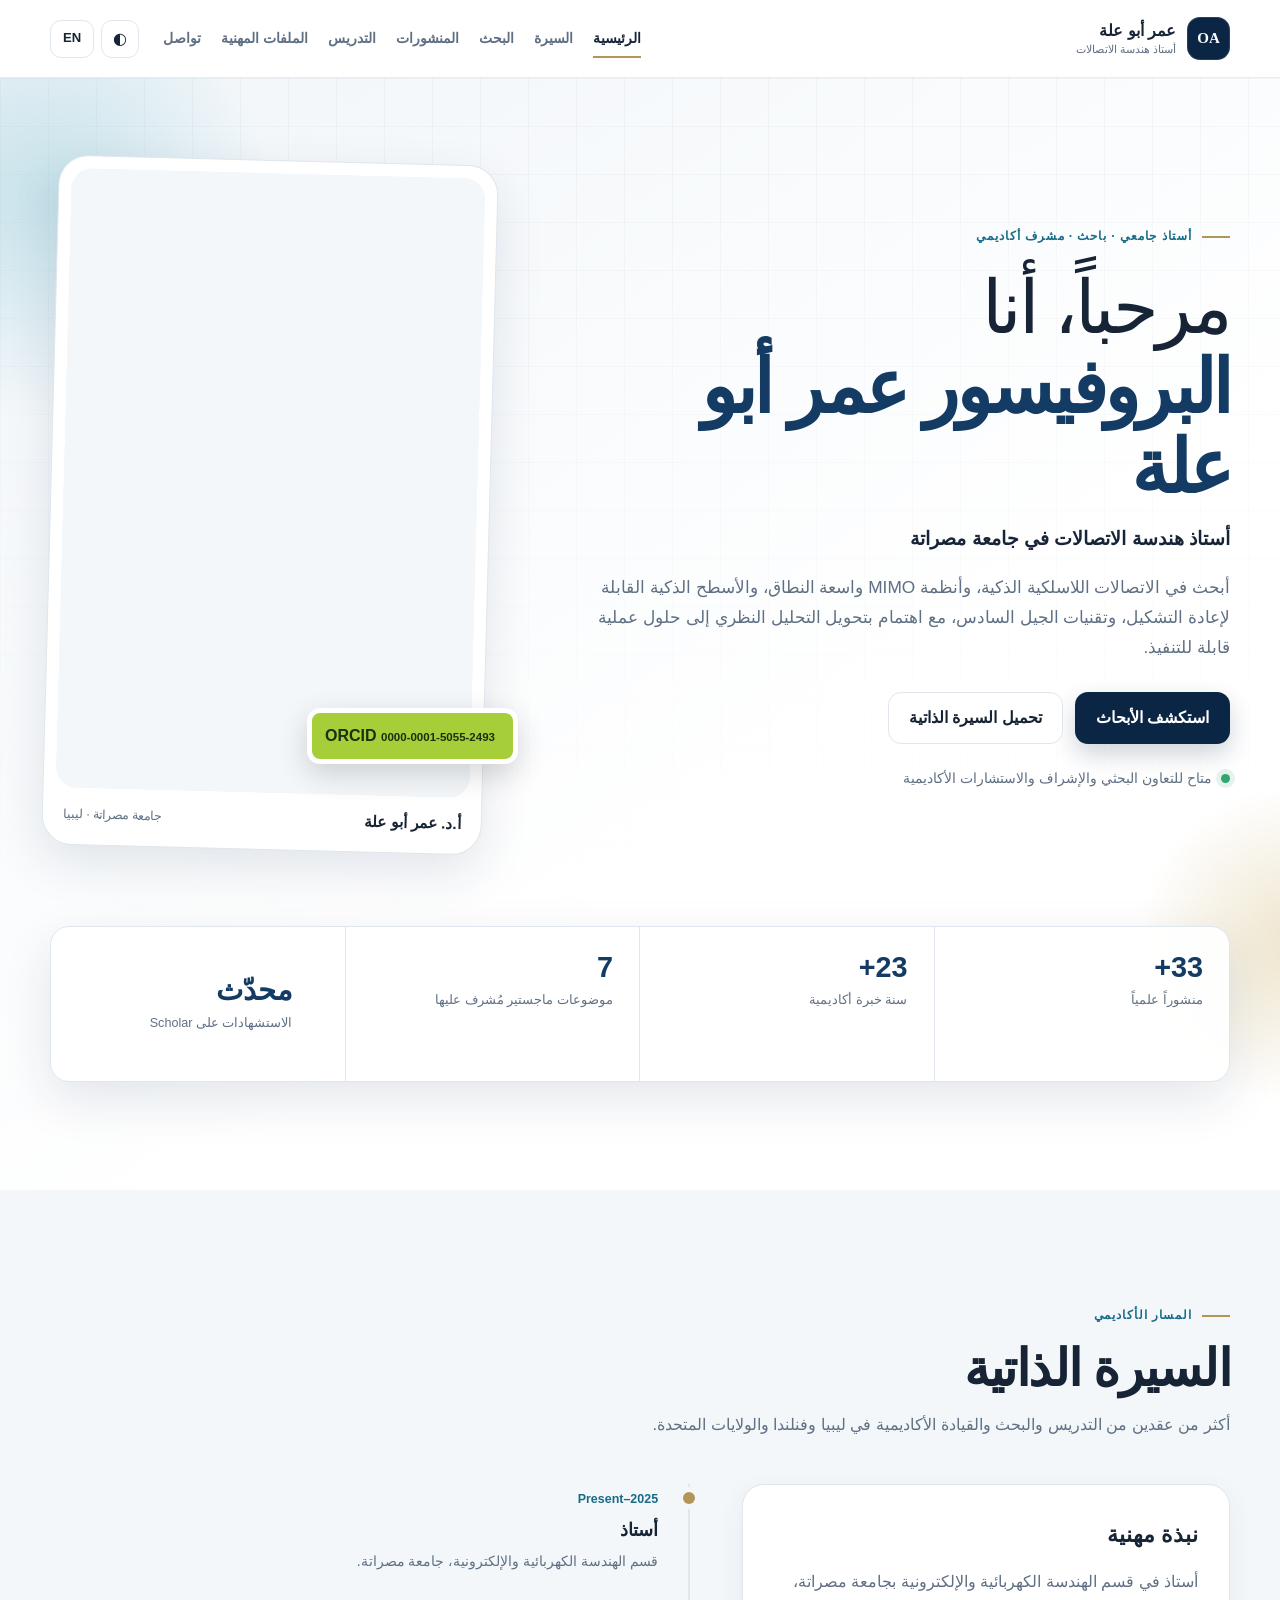
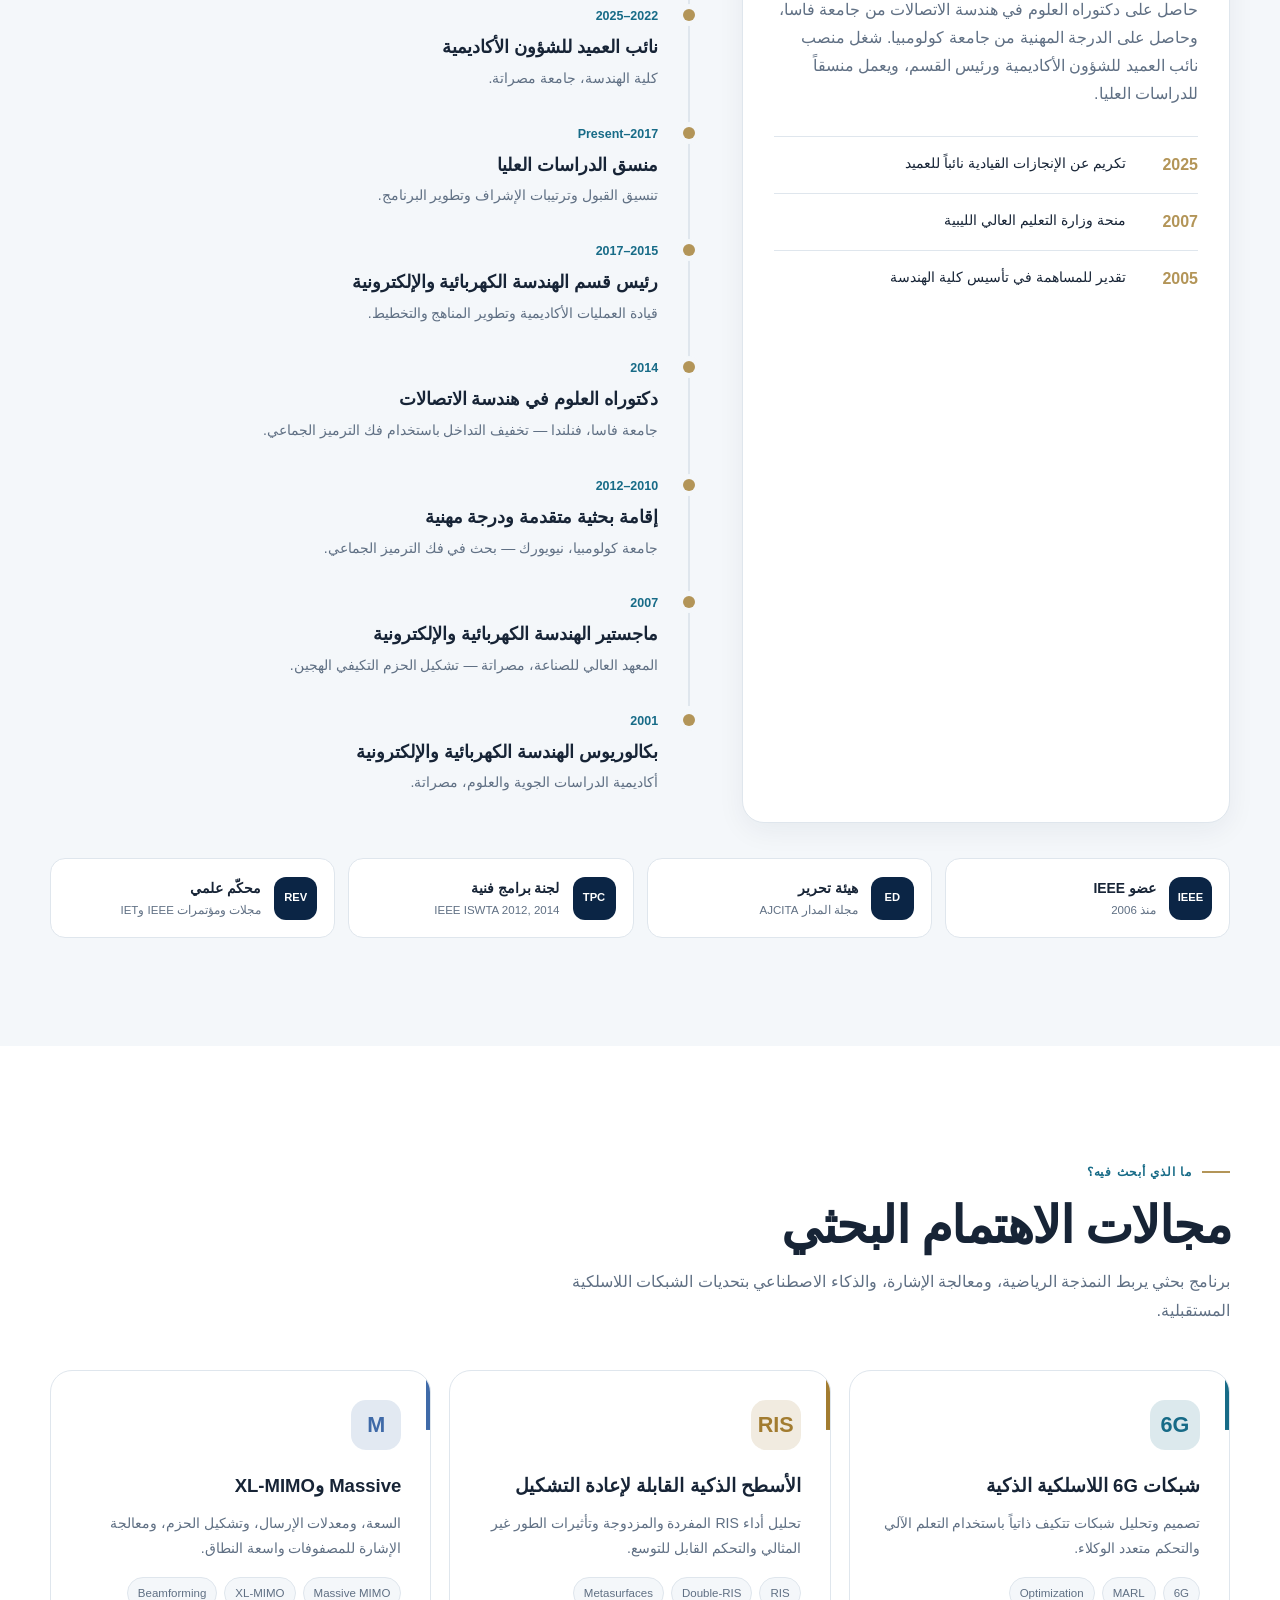
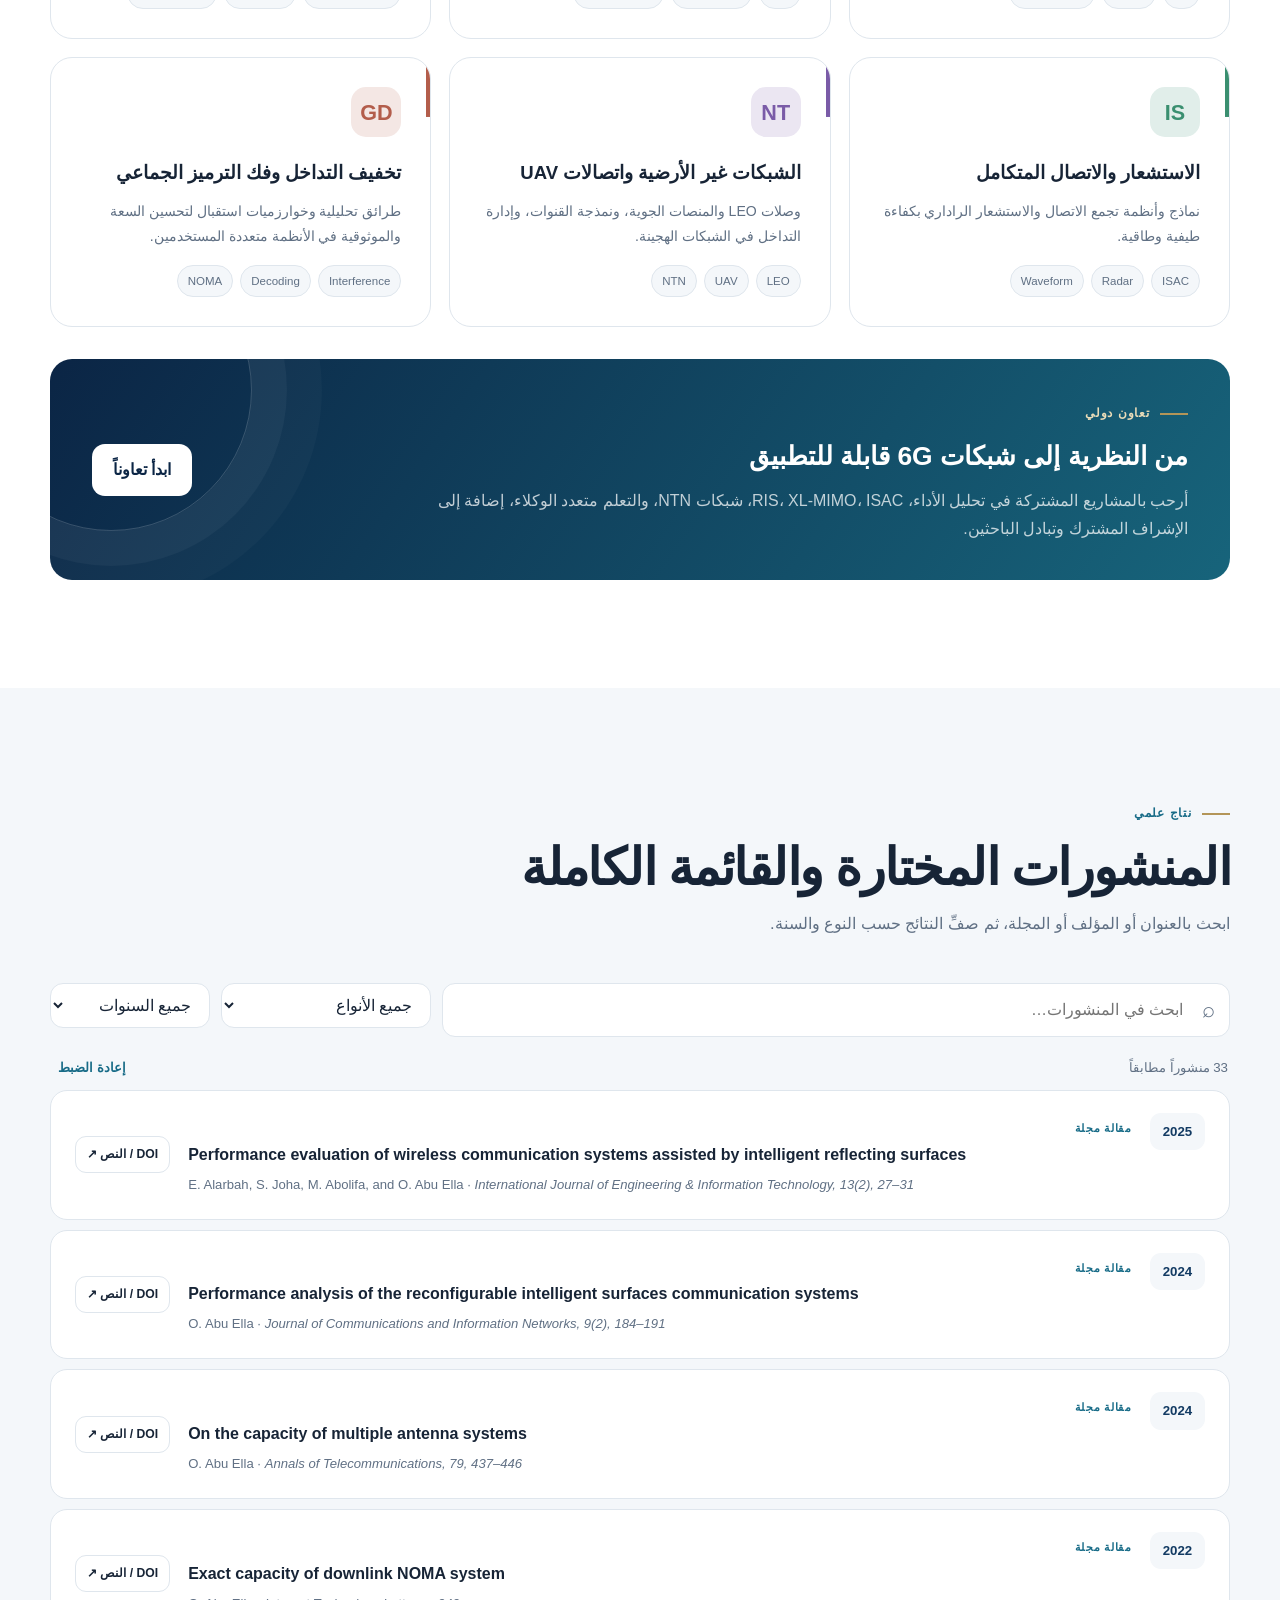
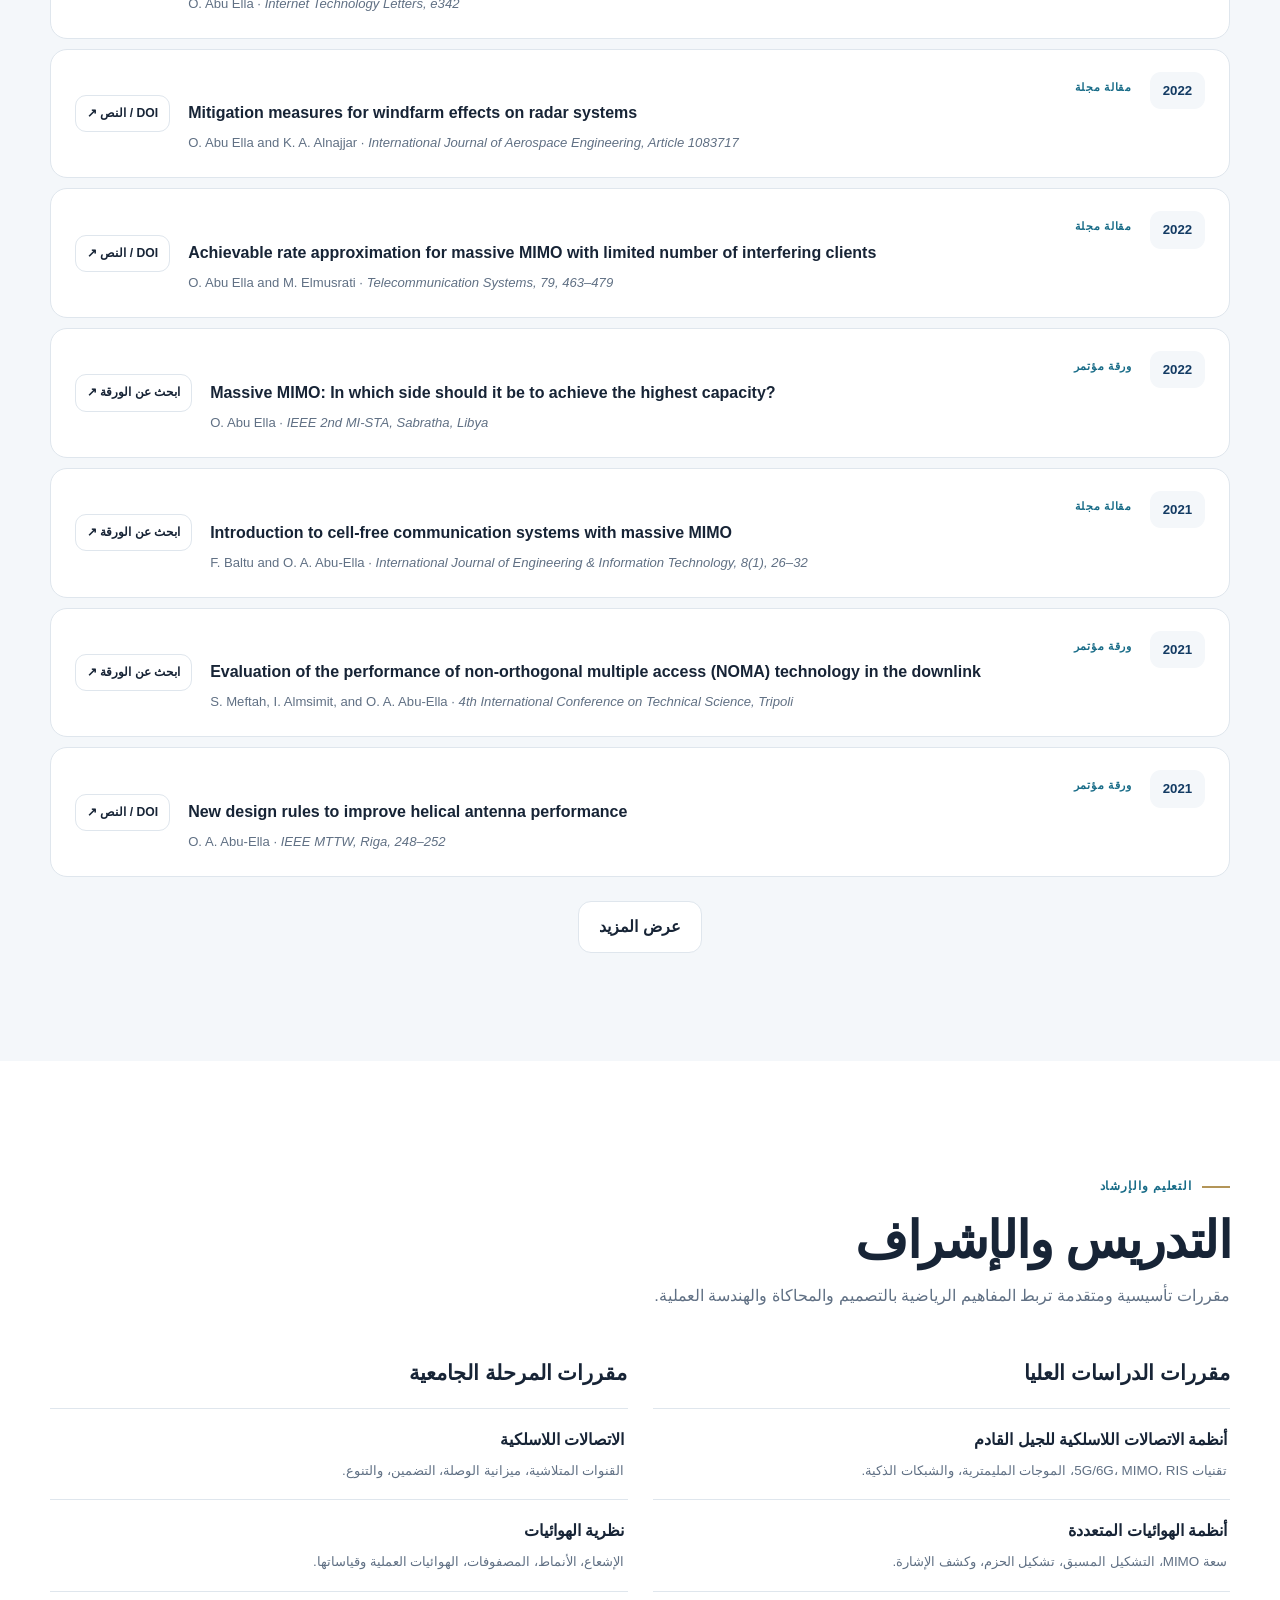
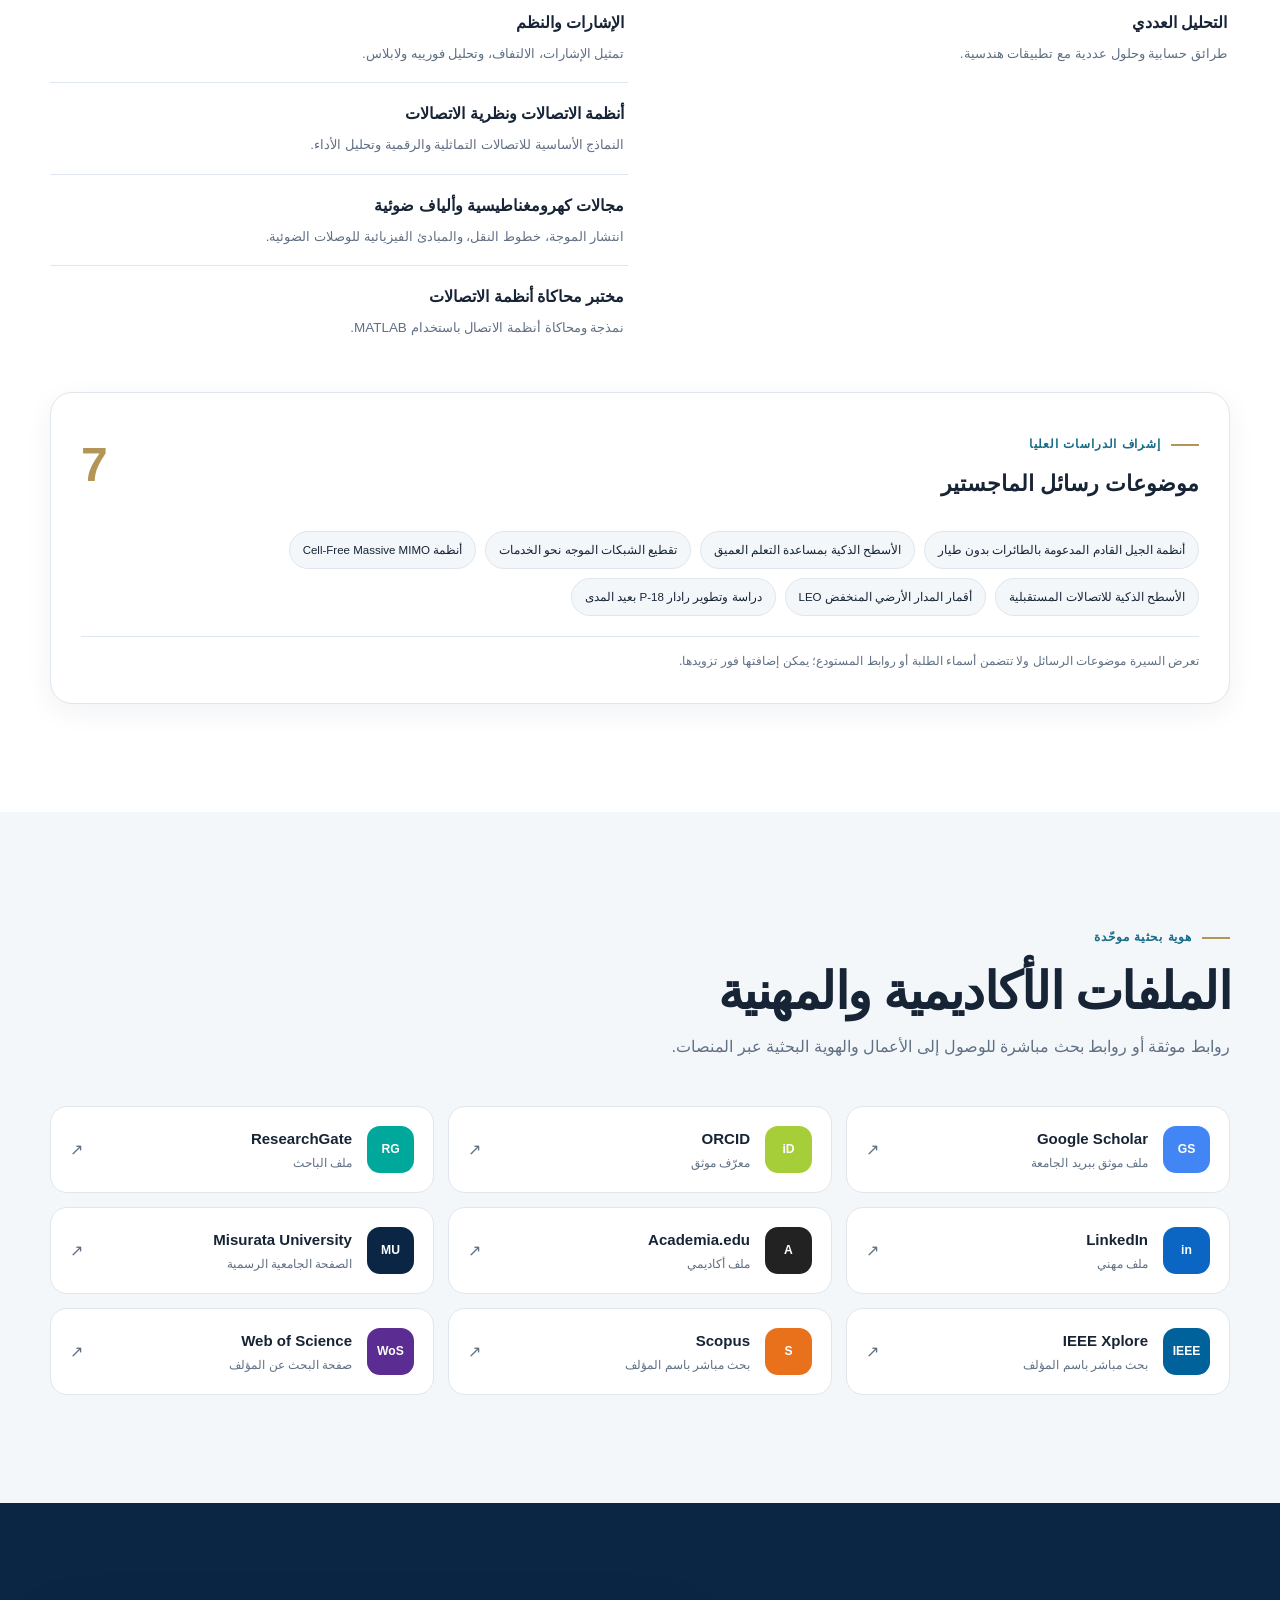
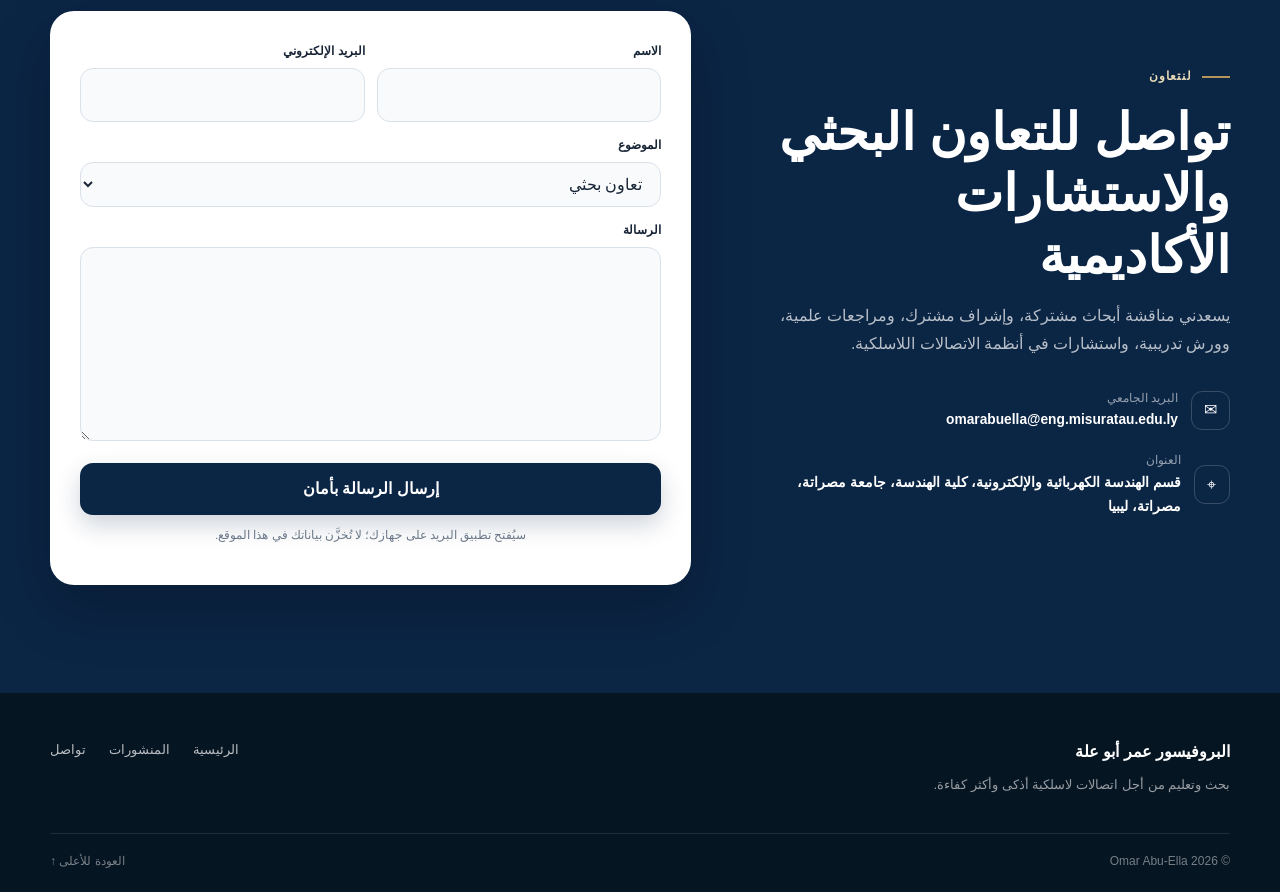
<file: index.html>
<!doctype html>
<html lang="ar" dir="rtl">
<head>
  <meta charset="utf-8">
  <meta name="viewport" content="width=device-width, initial-scale=1, viewport-fit=cover">
  <meta name="theme-color" content="#0b2545">
  <meta name="description" content="الموقع الأكاديمي الرسمي للبروفيسور عمر أبو علة، أستاذ هندسة الاتصالات اللاسلكية بجامعة مصراتة، وباحث في أنظمة MIMO والأسطح الذكية RIS وشبكات 6G.">
  <meta name="keywords" content="Omar Abu-Ella, عمر أبو علة, wireless communications, 6G, RIS, massive MIMO, ISAC, Misurata University">
  <meta name="author" content="Omar Abu-Ella">
  <meta property="og:type" content="profile">
  <meta property="og:title" content="Prof. Omar Abu-Ella | Academic Website">
  <meta property="og:description" content="Professor of Electrical and Electronic Engineering — Wireless Communications, Massive MIMO, RIS and 6G Networks.">
  <meta property="og:image" content="https://omarabuella.github.io/assets/omar-abu-ella-portrait.jpg">
  <meta property="og:locale" content="ar_LY">
  <meta property="og:locale:alternate" content="en_US">
  <meta name="twitter:card" content="summary_large_image">
  <link rel="canonical" href="https://omarabuella.github.io/">
  <link rel="alternate" hreflang="ar" href="https://omarabuella.github.io/?lang=ar">
  <link rel="alternate" hreflang="en" href="https://omarabuella.github.io/?lang=en">
  <link rel="manifest" href="manifest.webmanifest">
  <link rel="icon" href="assets/favicon.svg" type="image/svg+xml">
  <link rel="stylesheet" href="styles.css">
  <title>أ.د. عمر أبو علة | الموقع الأكاديمي</title>
  <script type="application/ld+json">
  {
    "@context": "https://schema.org",
    "@type": "Person",
    "name": "Omar Abu-Ella",
    "alternateName": "عمر علي أبو علة",
    "honorificPrefix": "Prof.",
    "jobTitle": "Professor of Electrical and Electronic Engineering",
    "affiliation": {"@type":"CollegeOrUniversity","name":"Misurata University","url":"https://www.misuratau.edu.ly/"},
    "alumniOf": [
      {"@type":"CollegeOrUniversity","name":"University of Vaasa"},
      {"@type":"CollegeOrUniversity","name":"Columbia University"}
    ],
    "email": "mailto:omarabuella@eng.misuratau.edu.ly",
    "url": "https://omarabuella.github.io/",
    "sameAs": [
      "https://orcid.org/0000-0001-5055-2493",
      "https://scholar.google.com/citations?user=olrbT_UAAAAJ&hl=en",
      "https://www.researchgate.net/profile/Omar-Abu-Ella-2",
      "https://www.linkedin.com/in/omar-abu-ella-5677b045",
      "https://misuratau.academia.edu/omarabuella"
    ],
    "knowsAbout": ["Wireless communications","Massive MIMO","Reconfigurable intelligent surfaces","6G networks","Integrated sensing and communication","Interference mitigation"]
  }
  </script>
</head>
<body>
  <a class="skip-link" href="#main" data-i18n="skip">انتقل إلى المحتوى</a>
  <header class="site-header" id="top">
    <div class="nav-wrap container">
      <a class="brand" href="#home" aria-label="Omar Abu-Ella — Home">
        <span class="brand-mark" aria-hidden="true">OA</span>
        <span><strong data-i18n="brandName">عمر أبو علة</strong><small data-i18n="brandRole">أستاذ هندسة الاتصالات</small></span>
      </a>
      <button class="menu-btn" type="button" aria-expanded="false" aria-controls="site-nav" data-i18n-aria="menuLabel">
        <span></span><span></span><span></span>
      </button>
      <nav id="site-nav" class="site-nav" aria-label="Primary navigation">
        <a href="#home" data-i18n="navHome">الرئيسية</a>
        <a href="#biography" data-i18n="navBio">السيرة</a>
        <a href="#research" data-i18n="navResearch">البحث</a>
        <a href="#publications" data-i18n="navPubs">المنشورات</a>
        <a href="#teaching" data-i18n="navTeaching">التدريس</a>
        <a href="#profiles" data-i18n="navProfiles">الملفات المهنية</a>
        <a href="#contact" data-i18n="navContact">تواصل</a>
      </nav>
      <div class="nav-actions">
        <button id="theme-toggle" class="icon-btn" type="button" aria-label="Toggle color theme" title="Theme">◐</button>
        <button id="language-toggle" class="lang-btn" type="button" aria-label="Switch language">EN</button>
      </div>
    </div>
  </header>

  <main id="main">
    <section id="home" class="hero section">
      <div class="hero-orb orb-one" aria-hidden="true"></div>
      <div class="hero-orb orb-two" aria-hidden="true"></div>
      <div class="container hero-grid">
        <div class="hero-copy reveal">
          <span class="eyebrow" data-i18n="heroEyebrow">أستاذ جامعي · باحث · مشرف أكاديمي</span>
          <h1><span data-i18n="heroGreeting">مرحباً، أنا</span><br><strong data-i18n="heroName">البروفيسور عمر أبو علة</strong></h1>
          <p class="hero-title" data-i18n="heroTitle">أستاذ الهندسة الكهربائية والإلكترونية في جامعة مصراتة</p>
          <p class="hero-lead" data-i18n="heroLead">أبحث في الاتصالات اللاسلكية الذكية، وأنظمة MIMO واسعة النطاق، والأسطح الذكية القابلة لإعادة التشكيل، وتقنيات الجيل السادس، مع اهتمام بتحويل التحليل النظري إلى حلول عملية قابلة للتنفيذ.</p>
          <div class="hero-actions">
            <a class="btn primary" href="#publications" data-i18n="viewResearch">استكشف الأبحاث</a>
            <a class="btn secondary" href="assets/Omar_Abu-Ella_CV_2026.pdf" download data-i18n="downloadCv">تحميل السيرة الذاتية</a>
          </div>
          <div class="availability"><span aria-hidden="true"></span><span data-i18n="collabOpen">متاح للتعاون البحثي والإشراف والاستشارات الأكاديمية</span></div>
        </div>
        <div class="portrait-wrap reveal">
          <div class="portrait-card">
            <img src="assets/profile-photo.svg" alt="صورة البروفيسور عمر أبو علة" data-i18n-alt="portraitAlt" width="540" height="620">
            <div class="portrait-caption">
              <strong data-i18n="portraitName">أ.د. عمر أبو علة</strong>
              <span data-i18n="portraitAffiliation">جامعة مصراتة · ليبيا</span>
            </div>
          </div>
          <a class="orcid-badge" href="https://orcid.org/0000-0001-5055-2493" target="_blank" rel="noopener">ORCID <span>0000-0001-5055-2493</span></a>
        </div>
      </div>
      <div class="container stats" aria-label="Academic statistics">
        <article><strong>33+</strong><span data-i18n="statPublications">منشوراً علمياً</span></article>
        <article><strong>23+</strong><span data-i18n="statExperience">سنة خبرة أكاديمية</span></article>
        <article><strong>7</strong><span data-i18n="statSupervision">موضوعات ماجستير مُشرف عليها</span></article>
        <article><a href="https://scholar.google.com/citations?user=olrbT_UAAAAJ&hl=en" target="_blank" rel="noopener"><strong data-i18n="scholarLive">محدّث</strong><span data-i18n="statCitations">الاستشهادات على Scholar</span></a></article>
      </div>
    </section>

    <section id="biography" class="section surface-section">
      <div class="container">
        <div class="section-heading reveal">
          <span class="eyebrow" data-i18n="bioEyebrow">المسار الأكاديمي</span>
          <h2 data-i18n="bioTitle">السيرة الذاتية</h2>
          <p data-i18n="bioIntro">أكثر من عقدين من التدريس والبحث والقيادة الأكاديمية في ليبيا وفنلندا والولايات المتحدة.</p>
        </div>
        <div class="bio-grid">
          <div class="bio-summary card reveal">
            <h3 data-i18n="profileTitle">نبذة مهنية</h3>
            <p data-i18n="profileText">أستاذ في قسم الهندسة الكهربائية والإلكترونية بجامعة مصراتة، حاصل على دكتوراه العلوم في هندسة الاتصالات من جامعة فاسا، وأجرى بحثاً متقدماً في جامعة كولومبيا. شغل منصب نائب العميد للشؤون الأكاديمية ورئيس القسم، ويعمل منسقاً للدراسات العليا.</p>
            <div class="award-list">
              <div><span>2025</span><p data-i18n="award2025">تكريم عن الإنجازات القيادية نائباً للعميد</p></div>
              <div><span>2007</span><p data-i18n="award2007">منحة وزارة التعليم العالي الليبية</p></div>
              <div><span>2005</span><p data-i18n="award2005">تقدير للمساهمة في تأسيس كلية الهندسة</p></div>
            </div>
          </div>
          <div class="timeline reveal" id="career-timeline"></div>
        </div>
        <div class="credentials-grid reveal">
          <article class="credential"><span>IEEE</span><div><strong data-i18n="ieeeMember">عضو IEEE</strong><small data-i18n="since2006">منذ 2006</small></div></article>
          <article class="credential"><span>ED</span><div><strong data-i18n="editorial">هيئة تحرير</strong><small data-i18n="almadar">مجلة المدار AJCITA</small></div></article>
          <article class="credential"><span>TPC</span><div><strong data-i18n="programCommittee">لجنة برامج فنية</strong><small>IEEE ISWTA 2012, 2014</small></div></article>
          <article class="credential"><span>REV</span><div><strong data-i18n="reviewer">محكّم علمي</strong><small data-i18n="majorJournals">مجلات ومؤتمرات IEEE وIET</small></div></article>
        </div>
      </div>
    </section>

    <section id="research" class="section">
      <div class="container">
        <div class="section-heading reveal">
          <span class="eyebrow" data-i18n="researchEyebrow">ما الذي أبحث فيه؟</span>
          <h2 data-i18n="researchTitle">مجالات الاهتمام البحثي</h2>
          <p data-i18n="researchIntro">برنامج بحثي يربط النمذجة الرياضية، ومعالجة الإشارة، والذكاء الاصطناعي بتحديات الشبكات اللاسلكية المستقبلية.</p>
        </div>
        <div class="research-grid" id="research-grid"></div>
        <div class="collaboration-panel reveal">
          <div><span class="eyebrow" data-i18n="collabEyebrow">تعاون دولي</span><h3 data-i18n="collabTitle">من النظرية إلى شبكات 6G قابلة للتطبيق</h3><p data-i18n="collabText">أرحب بالمشاريع المشتركة في تحليل الأداء، RIS، XL-MIMO، ISAC، شبكات NTN، والتعلم متعدد الوكلاء، إضافة إلى الإشراف المشترك وتبادل الباحثين.</p></div>
          <a class="btn light" href="#contact" data-i18n="startCollab">ابدأ تعاوناً</a>
        </div>
      </div>
    </section>

    <section id="publications" class="section surface-section">
      <div class="container">
        <div class="section-heading reveal">
          <span class="eyebrow" data-i18n="pubEyebrow">نتاج علمي</span>
          <h2 data-i18n="pubTitle">المنشورات المختارة والقائمة الكاملة</h2>
          <p data-i18n="pubIntro">ابحث بالعنوان أو المؤلف أو المجلة، ثم صفِّ النتائج حسب النوع والسنة.</p>
        </div>
        <div class="pub-controls reveal">
          <label class="search-box"><span aria-hidden="true">⌕</span><input id="pub-search" type="search" data-i18n-placeholder="searchPubs" placeholder="ابحث في المنشورات…" autocomplete="off"></label>
          <label><span class="sr-only" data-i18n="typeFilter">تصفية حسب النوع</span><select id="type-filter"></select></label>
          <label><span class="sr-only" data-i18n="yearFilter">تصفية حسب السنة</span><select id="year-filter"></select></label>
        </div>
        <div class="pub-meta"><span id="pub-count"></span><button id="reset-filters" class="text-btn" type="button" data-i18n="resetFilters">إعادة الضبط</button></div>
        <div class="publications-list" id="publications-list" aria-live="polite"></div>
        <button id="load-more" class="btn secondary centered" type="button" data-i18n="loadMore">عرض المزيد</button>
      </div>
    </section>

    <section id="teaching" class="section">
      <div class="container">
        <div class="section-heading reveal">
          <span class="eyebrow" data-i18n="teachingEyebrow">التعليم والإرشاد</span>
          <h2 data-i18n="teachingTitle">التدريس والإشراف</h2>
          <p data-i18n="teachingIntro">مقررات تأسيسية ومتقدمة تربط المفاهيم الرياضية بالتصميم والمحاكاة والهندسة العملية.</p>
        </div>
        <div class="teaching-layout">
          <div class="course-column reveal"><h3 data-i18n="postgradCourses">مقررات الدراسات العليا</h3><div id="postgrad-courses"></div></div>
          <div class="course-column reveal"><h3 data-i18n="undergradCourses">مقررات المرحلة الجامعية</h3><div id="undergrad-courses"></div></div>
        </div>
        <div class="supervision card reveal">
          <div class="supervision-head"><div><span class="eyebrow" data-i18n="supervisionEyebrow">إشراف الدراسات العليا</span><h3 data-i18n="mastersTopics">موضوعات رسائل الماجستير</h3></div><strong>7</strong></div>
          <div class="topic-cloud" id="supervision-topics"></div>
          <p class="data-note" data-i18n="supervisionNote">تعرض السيرة موضوعات الرسائل ولا تتضمن أسماء الطلبة أو روابط المستودع؛ يمكن إضافتها فور تزويدها.</p>
        </div>
      </div>
    </section>

    <section id="profiles" class="section surface-section">
      <div class="container">
        <div class="section-heading reveal">
          <span class="eyebrow" data-i18n="profilesEyebrow">هوية بحثية موحّدة</span>
          <h2 data-i18n="profilesTitle">الملفات الأكاديمية والمهنية</h2>
          <p data-i18n="profilesIntro">روابط موثقة أو روابط بحث مباشرة للوصول إلى الأعمال والهوية البحثية عبر المنصات.</p>
        </div>
        <div class="profiles-grid" id="profiles-grid"></div>
      </div>
    </section>

    <section id="contact" class="section contact-section">
      <div class="container contact-grid">
        <div class="contact-copy reveal">
          <span class="eyebrow" data-i18n="contactEyebrow">لنتعاون</span>
          <h2 data-i18n="contactTitle">تواصل للتعاون البحثي والاستشارات الأكاديمية</h2>
          <p data-i18n="contactIntro">يسعدني مناقشة أبحاث مشتركة، وإشراف مشترك، ومراجعات علمية، وورش تدريبية، واستشارات في أنظمة الاتصالات اللاسلكية.</p>
          <div class="contact-details">
            <a href="mailto:omarabuella@eng.misuratau.edu.ly"><span>✉</span><div><small data-i18n="universityEmail">البريد الجامعي</small><strong dir="ltr">omarabuella@eng.misuratau.edu.ly</strong></div></a>
            <div><span>⌖</span><div><small data-i18n="postalAddress">العنوان</small><strong data-i18n="addressValue">قسم الهندسة الكهربائية والإلكترونية، كلية الهندسة، جامعة مصراتة، مصراتة، ليبيا</strong></div></div>
          </div>
        </div>
        <form id="contact-form" class="contact-form reveal" novalidate>
          <div class="form-row"><label><span data-i18n="formName">الاسم</span><input name="name" required autocomplete="name"></label><label><span data-i18n="formEmail">البريد الإلكتروني</span><input name="email" type="email" required autocomplete="email" dir="ltr"></label></div>
          <label><span data-i18n="formSubject">الموضوع</span><select name="subject" id="contact-subject"></select></label>
          <label><span data-i18n="formMessage">الرسالة</span><textarea name="message" rows="6" required></textarea></label>
          <label class="honeypot" aria-hidden="true">Website<input name="website" tabindex="-1" autocomplete="off"></label>
          <button class="btn primary" type="submit" data-i18n="sendMessage">إرسال الرسالة بأمان</button>
          <p class="form-note" data-i18n="formNote">سيُفتح تطبيق البريد على جهازك؛ لا تُخزَّن بياناتك في هذا الموقع.</p>
          <p id="form-status" class="form-status" role="status"></p>
        </form>
      </div>
    </section>
  </main>

  <footer class="site-footer">
    <div class="container footer-grid"><div><strong data-i18n="footerName">البروفيسور عمر أبو علة</strong><p data-i18n="footerTagline">بحث وتعليم من أجل اتصالات لاسلكية أذكى وأكثر كفاءة.</p></div><div class="footer-links"><a href="#home" data-i18n="navHome">الرئيسية</a><a href="#publications" data-i18n="navPubs">المنشورات</a><a href="#contact" data-i18n="navContact">تواصل</a></div></div>
    <div class="container footer-bottom"><span>© <span id="year"></span> Omar Abu-Ella</span><a href="#top" data-i18n="backTop">العودة للأعلى ↑</a></div>
  </footer>
  <script src="app.js" defer></script>
</body>
</html>
</file>
<file: styles.css>
:root{--navy:#0b2545;--navy-2:#133b63;--blue:#176b87;--gold:#b39558;--gold-soft:#eadcb8;--ink:#172436;--muted:#607084;--paper:#fff;--surface:#f4f7fa;--line:#dfe6ed;--shadow:0 18px 50px rgba(11,37,69,.11);--radius:22px;--header:78px;--font-ar:"Segoe UI",Tahoma,Arial,sans-serif;--font-en:Inter,"Segoe UI",Arial,sans-serif}
*{box-sizing:border-box}html{scroll-behavior:smooth;scroll-padding-top:calc(var(--header) + 12px)}body{margin:0;background:var(--paper);color:var(--ink);font-family:var(--font-ar);line-height:1.75;-webkit-font-smoothing:antialiased}html[lang=en] body{font-family:var(--font-en);line-height:1.65}body.dark{--ink:#e8eef5;--muted:#aab8c8;--paper:#081522;--surface:#0d1d2d;--line:#22364a;--navy:#102e4e;--navy-2:#17446e;--shadow:0 18px 50px rgba(0,0,0,.3)}a{color:inherit;text-decoration:none}button,input,select,textarea{font:inherit}button{cursor:pointer}.container{width:min(1180px,calc(100% - 40px));margin-inline:auto}.section{padding:108px 0;position:relative}.surface-section{background:var(--surface)}.sr-only{position:absolute;width:1px;height:1px;padding:0;margin:-1px;overflow:hidden;clip:rect(0,0,0,0);white-space:nowrap;border:0}.skip-link{position:fixed;z-index:1000;top:-70px;inset-inline-start:16px;background:var(--gold);color:#071727;padding:10px 16px;border-radius:0 0 10px 10px}.skip-link:focus{top:0}.site-header{height:var(--header);position:sticky;top:0;z-index:100;background:color-mix(in srgb,var(--paper) 88%,transparent);backdrop-filter:blur(18px);border-bottom:1px solid color-mix(in srgb,var(--line) 72%,transparent)}.nav-wrap{height:100%;display:flex;align-items:center;gap:24px}.brand{display:flex;align-items:center;gap:11px;margin-inline-end:auto;min-width:max-content}.brand-mark{width:43px;height:43px;border-radius:13px;display:grid;place-items:center;background:var(--navy);color:white;font:700 15px Georgia,serif;box-shadow:inset 0 0 0 1px rgba(255,255,255,.12)}.brand strong,.brand small{display:block;line-height:1.25}.brand strong{font-size:.98rem}.brand small{font-size:.71rem;color:var(--muted);margin-top:2px}.site-nav{display:flex;align-items:center;gap:20px;font-size:.88rem;font-weight:650}.site-nav a{color:var(--muted);position:relative}.site-nav a:after{content:"";position:absolute;inset-inline:0;bottom:-7px;height:2px;background:var(--gold);transform:scaleX(0);transition:.25s}.site-nav a:hover,.site-nav a.active{color:var(--ink)}.site-nav a:hover:after,.site-nav a.active:after{transform:scaleX(1)}.nav-actions{display:flex;align-items:center;gap:7px}.icon-btn,.lang-btn,.menu-btn{border:1px solid var(--line);background:var(--paper);color:var(--ink)}.icon-btn,.lang-btn{height:38px;border-radius:11px;padding:0 12px}.icon-btn{width:38px;padding:0}.lang-btn{font-weight:750;font-size:.82rem}.menu-btn{display:none;width:42px;height:40px;border-radius:11px;padding:9px}.menu-btn span{display:block;height:2px;background:currentColor;margin:5px 0;border-radius:2px}
.hero{padding-top:82px;overflow:hidden;background:linear-gradient(145deg,color-mix(in srgb,var(--surface) 90%,#d8e7f0) 0%,var(--paper) 62%)}.hero:before{content:"";position:absolute;inset:0;background-image:linear-gradient(rgba(12,55,86,.035) 1px,transparent 1px),linear-gradient(90deg,rgba(12,55,86,.035) 1px,transparent 1px);background-size:48px 48px;mask-image:linear-gradient(to bottom,black,transparent 75%)}.hero-orb{position:absolute;border-radius:50%;filter:blur(2px);opacity:.45}.orb-one{width:460px;height:460px;inset-inline-end:-180px;top:-110px;background:radial-gradient(circle,#8fc8d6,transparent 68%)}.orb-two{width:330px;height:330px;inset-inline-start:-180px;bottom:80px;background:radial-gradient(circle,#d8c48f,transparent 68%)}.hero-grid{display:grid;grid-template-columns:1.15fr .85fr;gap:72px;align-items:center;position:relative}.eyebrow{display:inline-flex;align-items:center;gap:10px;color:var(--blue);font-size:.78rem;font-weight:800;letter-spacing:.07em;text-transform:uppercase}.eyebrow:before{content:"";width:28px;height:2px;background:var(--gold)}.hero h1{font-size:clamp(2.7rem,5.8vw,5.2rem);line-height:1.08;letter-spacing:-.045em;margin:20px 0 14px;font-weight:500}.hero h1 strong{color:var(--navy-2);font-weight:800}.dark .hero h1 strong{color:#8ec2df}.hero-title{font-size:1.2rem;font-weight:700;margin:0 0 16px}.hero-lead{max-width:710px;font-size:1.08rem;color:var(--muted);margin:0}.hero-actions{display:flex;flex-wrap:wrap;gap:12px;margin-top:30px}.btn{min-height:48px;padding:11px 20px;border-radius:13px;display:inline-flex;align-items:center;justify-content:center;border:1px solid transparent;font-weight:750;transition:transform .2s,box-shadow .2s,background .2s}.btn:hover{transform:translateY(-2px)}.btn.primary{background:var(--navy);color:white;box-shadow:0 10px 24px rgba(11,37,69,.2)}.btn.secondary{border-color:var(--line);background:var(--paper);color:var(--ink)}.btn.light{background:white;color:var(--navy);white-space:nowrap}.availability{margin-top:22px;display:flex;align-items:center;gap:9px;color:var(--muted);font-size:.88rem}.availability>span:first-child{width:9px;height:9px;border-radius:50%;background:#32a66f;box-shadow:0 0 0 5px rgba(50,166,111,.13)}.portrait-wrap{position:relative;justify-self:end;width:min(100%,440px)}.portrait-card{padding:12px;background:var(--paper);border:1px solid var(--line);border-radius:30px;box-shadow:var(--shadow);transform:rotate(1.5deg)}.portrait-card img{display:block;width:100%;aspect-ratio:.87;object-fit:cover;border-radius:21px}.portrait-caption{display:flex;justify-content:space-between;align-items:center;padding:13px 8px 4px;gap:15px}.portrait-caption strong{font-size:.96rem}.portrait-caption span{font-size:.78rem;color:var(--muted)}.orcid-badge{position:absolute;inset-inline-start:-28px;bottom:86px;background:#a6ce39;color:#18320d;border:5px solid var(--paper);border-radius:13px;padding:9px 13px;font-weight:900;box-shadow:0 10px 30px rgba(0,0,0,.16)}.orcid-badge span{font-size:.72rem;font-weight:700;margin-inline-start:5px}.stats{position:relative;margin-top:76px;display:grid;grid-template-columns:repeat(4,1fr);border:1px solid var(--line);border-radius:19px;background:color-mix(in srgb,var(--paper) 92%,transparent);box-shadow:var(--shadow);overflow:hidden}.stats article,.stats article a{padding:23px 26px;display:flex;flex-direction:column}.stats article+article{border-inline-start:1px solid var(--line)}.stats strong{font-size:1.8rem;color:var(--navy-2);line-height:1.2}.dark .stats strong{color:#8ec2df}.stats span{font-size:.79rem;color:var(--muted);margin-top:5px}
.section-heading{max-width:720px;margin-bottom:45px}.section-heading h2{font-size:clamp(2rem,4vw,3.25rem);line-height:1.2;margin:12px 0 10px;letter-spacing:-.03em}.section-heading p{color:var(--muted);margin:0;font-size:1.03rem}.bio-grid{display:grid;grid-template-columns:.85fr 1.15fr;gap:32px}.card{background:var(--paper);border:1px solid var(--line);border-radius:var(--radius);box-shadow:0 8px 28px rgba(11,37,69,.06)}.bio-summary{padding:31px}.bio-summary h3{margin:0 0 14px;font-size:1.35rem}.bio-summary>p{color:var(--muted);margin:0}.award-list{margin-top:28px}.award-list>div{display:grid;grid-template-columns:58px 1fr;gap:14px;padding:14px 0;border-top:1px solid var(--line);align-items:start}.award-list span{color:var(--gold);font-weight:850}.award-list p{margin:0;font-size:.89rem}.timeline{padding-inline-start:20px}.timeline-item{position:relative;padding:0 30px 28px 0;border-inline-start:2px solid var(--line)}html[dir=ltr] .timeline-item{padding:0 0 28px 30px}.timeline-item:before{content:"";position:absolute;inset-inline-start:-7px;top:8px;width:12px;height:12px;border-radius:50%;background:var(--gold);box-shadow:0 0 0 5px var(--surface)}.timeline-item:last-child{border-color:transparent}.timeline-item time{font-size:.78rem;color:var(--blue);font-weight:800}.timeline-item h3{font-size:1.1rem;margin:3px 0}.timeline-item p{margin:0;color:var(--muted);font-size:.88rem}.credentials-grid{display:grid;grid-template-columns:repeat(4,1fr);gap:13px;margin-top:35px}.credential{background:var(--paper);border:1px solid var(--line);border-radius:15px;padding:17px;display:flex;align-items:center;gap:13px}.credential>span{width:43px;height:43px;border-radius:12px;background:var(--navy);color:white;display:grid;place-items:center;font-size:.7rem;font-weight:900}.credential strong,.credential small{display:block}.credential strong{font-size:.87rem}.credential small{font-size:.72rem;color:var(--muted)}
.research-grid{display:grid;grid-template-columns:repeat(3,1fr);gap:18px}.research-card{border:1px solid var(--line);border-radius:var(--radius);padding:29px;background:var(--paper);transition:.25s;position:relative;overflow:hidden}.research-card:after{content:"";position:absolute;inset-inline-start:0;top:0;width:4px;height:100%;background:var(--card-accent,var(--gold));transform:scaleY(.22);transform-origin:top;transition:.25s}.research-card:hover{transform:translateY(-5px);box-shadow:var(--shadow)}.research-card:hover:after{transform:scaleY(1)}.research-icon{width:50px;height:50px;border-radius:15px;display:grid;place-items:center;background:color-mix(in srgb,var(--card-accent,var(--gold)) 15%,var(--paper));color:var(--card-accent,var(--gold));font-size:1.35rem;font-weight:850}.research-card h3{font-size:1.16rem;margin:20px 0 9px}.research-card p{margin:0;color:var(--muted);font-size:.88rem}.research-tags{display:flex;gap:7px;flex-wrap:wrap;margin-top:17px}.research-tags span,.topic-cloud span{border:1px solid var(--line);background:var(--surface);border-radius:999px;padding:5px 10px;font-size:.72rem;color:var(--muted)}.collaboration-panel{margin-top:32px;background:linear-gradient(125deg,var(--navy),#17647b);color:white;padding:37px 42px;border-radius:var(--radius);display:flex;justify-content:space-between;align-items:center;gap:35px;overflow:hidden;position:relative}.collaboration-panel:after{content:"";position:absolute;width:280px;height:280px;inset-inline-end:-80px;top:-110px;border:1px solid rgba(255,255,255,.18);border-radius:50%;box-shadow:0 0 0 35px rgba(255,255,255,.04),0 0 0 70px rgba(255,255,255,.025)}.collaboration-panel>div,.collaboration-panel>a{position:relative;z-index:1}.collaboration-panel .eyebrow{color:var(--gold-soft)}.collaboration-panel h3{font-size:1.65rem;margin:8px 0}.collaboration-panel p{margin:0;color:rgba(255,255,255,.74);max-width:760px}
.pub-controls{display:grid;grid-template-columns:1fr 210px 160px;gap:11px}.search-box{position:relative}.search-box span{position:absolute;inset-inline-start:15px;top:8px;font-size:1.35rem;color:var(--muted)}.pub-controls input,.pub-controls select,.contact-form input,.contact-form select,.contact-form textarea{width:100%;border:1px solid var(--line);background:var(--paper);color:var(--ink);border-radius:13px;padding:12px 14px;outline:none;transition:.2s}.pub-controls input{padding-inline-start:46px}.pub-controls input:focus,.pub-controls select:focus,.contact-form input:focus,.contact-form select:focus,.contact-form textarea:focus{border-color:var(--blue);box-shadow:0 0 0 4px color-mix(in srgb,var(--blue) 12%,transparent)}.pub-meta{display:flex;align-items:center;justify-content:space-between;margin:18px 2px 10px;color:var(--muted);font-size:.83rem}.text-btn{background:transparent;border:0;color:var(--blue);font-weight:750}.publication{background:var(--paper);border:1px solid var(--line);border-radius:17px;padding:22px 24px;display:grid;grid-template-columns:55px 1fr auto;gap:18px;align-items:start;margin:10px 0;transition:.2s}.publication:hover{border-color:color-mix(in srgb,var(--blue) 45%,var(--line));box-shadow:0 10px 25px rgba(11,37,69,.06)}.pub-year{background:var(--surface);border-radius:11px;padding:7px 5px;text-align:center;color:var(--navy-2);font-weight:850;font-size:.83rem}.dark .pub-year{color:#8ec2df}.pub-type{display:inline-block;font-size:.67rem;font-weight:850;color:var(--blue);text-transform:uppercase;letter-spacing:.07em;margin-bottom:5px}.publication h3{font-size:1rem;line-height:1.5;margin:0 0 7px}.publication p{font-size:.82rem;color:var(--muted);margin:0}.pub-link{align-self:center;border:1px solid var(--line);border-radius:11px;padding:7px 11px;font-size:.76rem;font-weight:800;white-space:nowrap}.pub-link:hover{background:var(--navy);color:white}.centered{margin:24px auto 0}.empty-state{padding:45px;text-align:center;color:var(--muted)}
.teaching-layout{display:grid;grid-template-columns:repeat(2,1fr);gap:25px}.course-column h3{font-size:1.3rem;margin:0 0 16px}.course-card{border-top:1px solid var(--line);padding:17px 3px}.course-card h4{margin:0 0 5px;font-size:1rem}.course-card p{margin:0;color:var(--muted);font-size:.84rem}.supervision{padding:30px;margin-top:35px}.supervision-head{display:flex;justify-content:space-between;align-items:center}.supervision-head h3{margin:8px 0 0;font-size:1.4rem}.supervision-head>strong{font-size:3rem;color:var(--gold)}.topic-cloud{display:flex;flex-wrap:wrap;gap:9px;margin-top:24px}.topic-cloud span{padding:8px 13px;color:var(--ink)}.data-note{font-size:.78rem;color:var(--muted);margin:20px 0 0;border-top:1px solid var(--line);padding-top:14px}.profiles-grid{display:grid;grid-template-columns:repeat(3,1fr);gap:14px}.profile-link{background:var(--paper);border:1px solid var(--line);border-radius:17px;padding:19px;display:flex;align-items:center;gap:15px;transition:.2s}.profile-link:hover{transform:translateY(-3px);border-color:var(--brand,var(--gold));box-shadow:0 10px 26px rgba(11,37,69,.07)}.profile-icon{width:47px;height:47px;border-radius:13px;background:var(--brand,var(--navy));color:white;display:grid;place-items:center;font-weight:900;font-size:.76rem;flex:0 0 auto}.profile-link strong,.profile-link small{display:block}.profile-link strong{font-size:.94rem}.profile-link small{font-size:.72rem;color:var(--muted)}.profile-arrow{margin-inline-start:auto;color:var(--muted)}
.contact-section{background:var(--navy);color:white}.contact-grid{display:grid;grid-template-columns:.85fr 1.15fr;gap:65px;align-items:center}.contact-copy .eyebrow{color:var(--gold-soft)}.contact-copy h2{font-size:clamp(2.1rem,4vw,3.5rem);line-height:1.2;margin:14px 0}.contact-copy>p{color:rgba(255,255,255,.7)}.contact-details{margin-top:30px}.contact-details>a,.contact-details>div{display:flex;gap:13px;align-items:center;margin:18px 0}.contact-details>*>span{width:39px;height:39px;display:grid;place-items:center;border:1px solid rgba(255,255,255,.18);border-radius:11px}.contact-details small,.contact-details strong{display:block}.contact-details small{font-size:.72rem;color:rgba(255,255,255,.57)}.contact-details strong{font-size:.86rem}.contact-form{background:white;color:#172436;border-radius:24px;padding:30px;box-shadow:0 22px 60px rgba(0,0,0,.22)}.form-row{display:grid;grid-template-columns:1fr 1fr;gap:12px}.contact-form label{display:block;margin-bottom:13px}.contact-form label>span{display:block;font-weight:750;font-size:.78rem;margin-bottom:5px}.contact-form input,.contact-form select,.contact-form textarea{background:#f8fafc;color:#172436;border-color:#d9e1e9}.contact-form textarea{resize:vertical;min-height:130px}.contact-form .btn{width:100%}.form-note,.form-status{font-size:.72rem;color:#6a7889;text-align:center;margin:10px 0 0}.form-status{font-weight:750;color:#16734b}.honeypot{position:absolute!important;inset-inline-start:-9999px!important}.site-footer{background:#061522;color:white;padding:45px 0 20px}.footer-grid{display:flex;justify-content:space-between;align-items:start;gap:30px}.footer-grid p{margin:7px 0;color:rgba(255,255,255,.58);font-size:.84rem}.footer-links{display:flex;gap:23px;color:rgba(255,255,255,.72);font-size:.84rem}.footer-bottom{border-top:1px solid rgba(255,255,255,.1);margin-top:30px;padding-top:17px;display:flex;justify-content:space-between;color:rgba(255,255,255,.45);font-size:.75rem}.reveal{opacity:0;transform:translateY(18px);transition:opacity .65s ease,transform .65s ease}.reveal.visible{opacity:1;transform:none}
@media(max-width:1000px){.site-nav{position:fixed;top:calc(var(--header) - 1px);inset-inline:20px;background:var(--paper);border:1px solid var(--line);border-radius:16px;box-shadow:var(--shadow);padding:14px;display:none;flex-direction:column;align-items:stretch}.site-nav.open{display:flex}.site-nav a{padding:8px 10px}.menu-btn{display:block}.nav-actions{margin-inline-start:0}.hero-grid{gap:40px}.hero h1{font-size:3.7rem}.credentials-grid{grid-template-columns:repeat(2,1fr)}.research-grid{grid-template-columns:repeat(2,1fr)}.profiles-grid{grid-template-columns:repeat(2,1fr)}.contact-grid{gap:40px}.pub-controls{grid-template-columns:1fr 170px 140px}}
@media(max-width:760px){:root{--header:68px}.container{width:min(100% - 26px,1180px)}.section{padding:76px 0}.brand small{display:none}.hero{padding-top:50px}.hero-grid,.bio-grid,.teaching-layout,.contact-grid{grid-template-columns:1fr}.hero-copy{text-align:center}.hero .eyebrow,.hero-actions,.availability{justify-content:center}.hero-lead{margin-inline:auto}.portrait-wrap{justify-self:center;width:min(82%,390px);margin-top:15px}.orcid-badge{inset-inline-start:-18px}.stats{grid-template-columns:repeat(2,1fr);margin-top:48px}.stats article:nth-child(3){border-inline-start:0;border-top:1px solid var(--line)}.stats article:nth-child(4){border-top:1px solid var(--line)}.research-grid{grid-template-columns:1fr}.collaboration-panel{align-items:flex-start;flex-direction:column;padding:30px}.pub-controls{grid-template-columns:1fr 1fr}.pub-controls .search-box{grid-column:1/-1}.publication{grid-template-columns:48px 1fr}.pub-link{grid-column:2;justify-self:start}.contact-copy{text-align:center}.contact-details{text-align:start}.footer-grid{flex-direction:column}.credentials-grid,.profiles-grid{grid-template-columns:1fr 1fr}.timeline{padding-inline-start:6px}.form-row{grid-template-columns:1fr}.section-heading{margin-bottom:32px}}
@media(max-width:480px){.hero h1{font-size:2.65rem}.hero-title{font-size:1rem}.hero-actions .btn{width:100%}.portrait-wrap{width:92%}.orcid-badge span{display:none}.stats article,.stats article a{padding:18px 14px}.stats strong{font-size:1.5rem}.credentials-grid,.profiles-grid{grid-template-columns:1fr}.pub-controls{grid-template-columns:1fr}.pub-controls .search-box{grid-column:auto}.publication{padding:17px 14px;gap:12px}.contact-form{padding:21px}.footer-links{flex-wrap:wrap}}
@media(prefers-reduced-motion:reduce){html{scroll-behavior:auto}.reveal{opacity:1;transform:none;transition:none}.btn,.research-card,.profile-link{transition:none}}
@media print{.site-header,.hero-actions,.availability,.orcid-badge,.pub-controls,.pub-meta,#load-more,.contact-form,.site-footer{display:none!important}.section{padding:30px 0}.hero{padding-top:30px}.reveal{opacity:1;transform:none}.portrait-wrap{width:230px}.stats{box-shadow:none}.surface-section{background:white}.publication{break-inside:avoid}.contact-section{background:white;color:black}}
</file>
